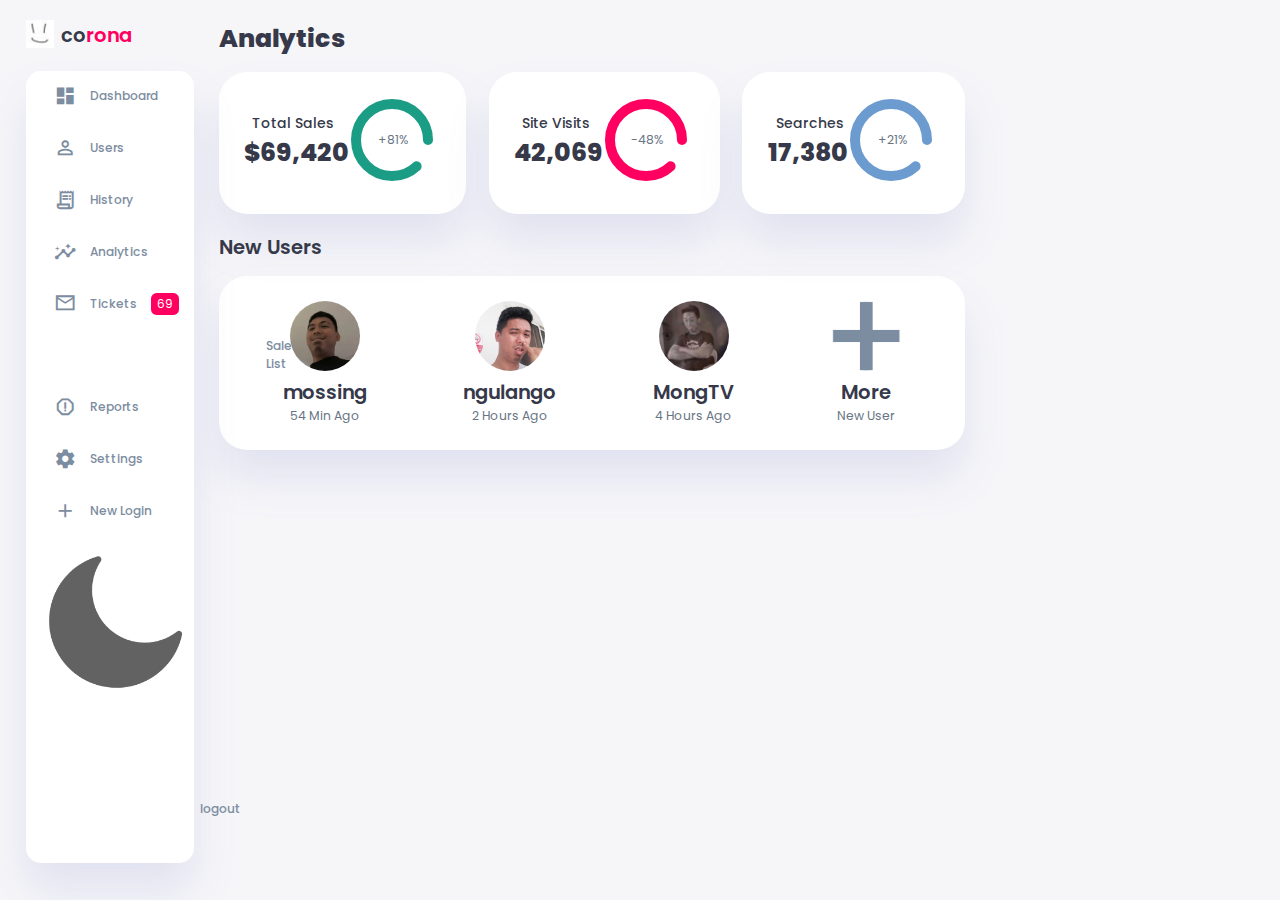
<file: Practice Templates/dashboard template/index.html>
<!DOCTYPE html>
<html lang="en">
<head>
    <meta charset="UTF-8">
    <meta name="viewport" content="width=device-width, initial-scale=1.0">
    <link href="https://fonts.googleapis.com/icon?family=Material+Icons+Sharp" rel="stylesheet">
    <link rel="stylesheet" href="style.css">
    <title>Tite</title>
    <link rel="icon" type="image/x-icon" href="favicon.ico">
</head>
<body>
    
    <div class="container">
        <!-- Sidebar Section -->
        <aside>
            <div class="toggle">
                <div class="logo">
                    <img src="images/logo.jpg">
                    <h2>co<span class="danger">rona</span></h2>
                </div>
                <div class="close" id="close-btn">
                    <span class="material-icons-sharp">
                        close
                    </span>
                </div>
            </div>

            <div class="sidebar">
                <a href="#">
                    <span class="material-icons-sharp">
                        dashboard
                    </span>
                    <h3>Dashboard</h3>
                </a>
                
                <a href="#">
                    <span class="material-icons-sharp">
                        person_outline
                    </span>
                    <h3>Users</h3>
                </a>
                
                <a href="#">
                    <span class="material-icons-sharp">
                        receipt_long
                    </span>
                    <h3>History</h3>
                </a>
                
                <a href="#" class="active">
                    <span class="material-icons-sharp">
                        insights
                    </span>
                    <h3>Analytics</h3>
                </a>
                
                <a href="#">
                    <span class="material-icons-sharp">
                        mail_outline
                    </span>
                    <h3>Tickets</h3>
                    <span class="message-count">69</span>
                </a>

                <a href="#">
                    <span class="material-icons-sharp">
                        inventory
                    </span>
                    <h3>Sale List</h3>
                </a>

                <a href="#">
                    <span class="material-icons-sharp">
                        report_gmailerrorred
                    </span>
                    <h3>Reports</h3>
                </a>
                <a href="#">
                    <span class="material-icons-sharp">
                        settings
                    </span>
                    <h3>Settings</h3>
                </a>

                <a href="#">
                    <span class="material-icons-sharp">
                        add
                    </span>
                    <h3>New Login</h3>
                </a>

                <img src="images/moon.png" id="dark-icon">
                
                <a href="#">
                    <span class="material-icons-sharp">
                        logout
                    </span>
                    <h3>logout</h3>
                </a>

            </div>

        </aside>
        <!--    End of Sidebar  -->


        <!--    Main Content    -->
        <main>
             
                <h1>Analytics</h1>
            <!-- Analyses -->
            <div class="analyse">
                <div class="sales">
                    <div class="status">
                        <div class="info">
                            <h3>Total Sales</h3>
                            <h1>$69,420</h1>
                        </div>
                        <div class="progresss">
                            <svg>
                                <circle cx="38" cy="38" r="36"></circle> 
                            </svg>
                            <div class="percentage">
                                <p>+81%</p>
                            </div>
                        </div>
                    </div>
                </div>
                <div class="visits">
                    <div class="status">
                        <div class="info">
                            <h3>Site Visits</h3>
                            <h1>42,069</h1>
                        </div>
                        <div class="progresss">
                            <svg>
                                <circle cx="38" cy="38" r="36"></circle> 
                            </svg>
                            <div class="percentage">
                                <p>-48%</p>
                            </div>
                        </div>
                    </div>
                </div>
                <div class="searches">
                    <div class="status">
                        <div class="info">
                            <h3>Searches</h3>
                            <h1>17,380</h1>
                        </div>
                        <div class="progresss">
                            <svg>
                                <circle cx="38" cy="38" r="36"></circle> 
                            </svg>
                            <div class="percentage">
                                <p>+21%</p>
                            </div>
                        </div>
                    </div>
                </div>
            </div>

            <!--    End of Analyses -->

            <!--    New Users Section   -->

            <div class="new-users">
                <h2>New Users</h2>
                <div class="user-list">
                    <div class="user">
                        <img src="images/profile-2.jpg">
                        <h2>mossing</h2>
                        <p>54 Min Ago</p>
                    </div>
                    <div class="user">
                        <img src="images/profile-3.jpg">
                        <h2>ngulango</h2>
                        <p>2 Hours Ago</p>
                    </div>
                    <div class="user">
                        <img src="images/profile-4.jpg">
                        <h2>MongTV</h2>
                        <p>4 Hours Ago</p>
                    </div>
                    <div class="user">
                        <img src="images/plus.png">
                        <h2>More</h2>
                        <p>New User</p>
                    </div>
                </div>
            </div>
            <!--    End of New Users Section    -->

<!--    Recent Orders Table
            <div class="recent-orders">
                <h2>Recent Orders</h2>
                <table>
                    <thead>
                        <tr>
                            <th>Course Name</th>
                            <th>Course Number</th>
                            <th>Payment</th>
                            <th>Status</th>
                            <th></th>
                        </tr>
                    </thead>
                    <tbody></tbody>
                </table>
                <a href="#">Show All</a>
            </div>
                                        End or Recent Orders    -->
            
        </main>

    </div>
    

    <script src="orders.js"></script>
    <script src="index.js"></script>
</body>
</html>
</file>
<file: Practice Templates/dashboard template/style.css>
/* BOLD TYPE // @import url('https://fonts.googleapis.com/css2?family=Poppins:ital,wght@1,800&display=swap');

@import url('https://fonts.googleapis.com/css2?family=Poppins:ital,wght@1,600;1,800&display=swap'); */

@import url('https://fonts.googleapis.com/css2?family=Poppins:wght@700&display=swap');


:root{
    --color-primary: #6C9BCF;
    --color-danger: #FF0060;
    --color-success: #1B9C85;
    --color-warning: #F7D060;
    --color-white: #fff;
    --color-info-dark: #7d8da1;
    --color-dark: #363949;
    --color-light: rgba(132, 139, 200, 0.18);
    --color-dark-variant: #677483;
    --color-background: #f6f6f9;

    --card-border-radius: 2rem;
    --border-radius-1: 0.4rem;
    --border-radius-2: 1.2rem;

    --card-padding: 1.8rem;
    --padding-1: 1.2rem;

    --box-shadow: 0 2rem 3rem var(--color-light);
}

.dark-mode-variables{
    --color-background: #181a1e;
    --color-white: #202528;
    --color-dark: #edeffd;
    --color-dark-variant: #a3bdcc;
    --color-light: rgba(0, 0, 0, 0.4);
    --box-shadow: 0 2rem 3rem var(--color-light);
}

*{
    margin: 0;
    padding: 0;
    outline: 0;
    appearance: 0;
    border: 0;
    text-decoration: none;
    box-sizing: border-box;
}

html{
    font-size: 14px;
}

body{
    width: 100vw;
    height: 100vh;
    font-family: 'Poppins', sans-serif;
    font-size: 0.88rem;
    user-select: none;
    overflow-x: hidden;
    color: var(--color-dark);
    background-color: var(--color-background);

}

a{
    color: var(--color-dark);
}

img{
    display: block;
    width: 100%;
    object-fit: cover;
}

h1{
    font-weight: 800;
    font-size: 1.8rem;
}

h2{
    font-weight: 600;
    font-size: 1.4rem;
}

h3{
    font-weight: 500;
    font-size: 0.87rem;
}

small{
    font-size: 0.76rem;
}

p{
    color: var(--color-dark-variant);
}

b{
    color: var(--color-dark);
}

.text-muted{
    color: var(--color-info-dark);
}

.primary{
    color: var(--color-primary);
}

.danger{
    color: var(--color-danger);
}

.success{
    color: var(--color-success);
}

.warning{
    color: var(--color-warning);
}

.container{
    display: grid;
    width: 96%;
    margin: 0 auto;
    gap: 1.8rem;
    grid-template-columns: 12rem auto 23rem;
}

aside{
    height: 100vh;
}

aside .toggle{
    display: flex;
    align-items: center;
    justify-content: space-between;
    margin-top: 1.4rem;
}

aside .toggle .logo{
    display: flex;
    gap: 0.5rem;
}

aside .toggle .logo img{
    width: 2rem;
    height: 2rem;
}

aside .toggle .close{
    padding-right: 1rem;
    display: none;
}

aside .sidebar{
    display: flex;
    flex-direction: column;
    background-color: var(--color-white);
    box-shadow: var(--box-shadow);
    border-radius: 15px;
    height: 88vh;
    position: relative;
    top: 1.5rem;
    cursor: pointer;
    transition: all 0.3s ease;
}

aside .sidebar:hover{
    box-shadow: none;
}

aside .sidebar a{
    display: flex;
    align-items: center;
    color: var(--color-info-dark);
    height: 3.7rem;
    gap: 1rem;
    position: relative;
    margin-left: 2rem;
    transition: all 0.3s ease;
}

aside .sidebar a span{
    font-size: 1.6rem;
    transition: all 0.3s ease;
}

aside .sidebar a:last-child{
    position: absolute;
    bottom: 2rem;
    width: 100%;
}

/*
aside .sidebar a.active{
    width: 100%;
    color: var(--color-primary);
    background-color: var(--color-light);
    margin-left: 0;
}


aside .sidebar a.active::before{
    content: '';
    width: 6px;
    height: 18px;
    background-color: var(--color-primary);
}


aside .sidebar a.active span{
    color: var(--color-primary);
    margin-left: calc(1rem - 3px);
}
*/
aside .sidebar a:hover{
    color: var(--color-primary);
}

aside .sidebar a:hover span{
    margin-left: 0.6rem;
}

  aside .sidebar .message-count{
    background-color: var(--color-danger);
    padding: 2px 6px;
    color: var(--color-white);
    font-size: 12px;
    border-radius: var(--border-radius-1);
}


main{
    margin-top: 1.4rem;
}
main .analyse{
    display: grid;
    grid-template-columns: repeat(3, 1fr);
    gap: 1.6rem;
}

main .analyse > div{
    background-color: var(--color-white);
    padding: var(--card-padding);
    border-radius: var(--card-border-radius);
    margin-top: 1rem;
    box-shadow: var(--box-shadow);
    cursor: pointer;
    transition: all 0.3s ease;
}
main .analyse > div:hover{
    box-shadow: none;
}

main .analyse > div .status{
    display: flex;
    align-items: center;
    justify-content: space-between;
}

main .analyse h3{
    margin-left: 0.6rem;
    font-size: 1rem;
}

main .analyse .progresss{
    position: relative;
    width: 92px;
    height: 92px;
    border-radius: 50%;
}

main .analyse svg{
    width: 7rem;
    height: 7rem;
}

main .analyse svg circle{
    fill: none;
    stroke-width: 10;
    stroke-linecap: round;
    transform: translate(5px,5px);
}

main .analyse .sales svg circle{
    stroke: var(--color-success);
    stroke-dashoffset: -30%;
    stroke-dasharray: 200;
}

main .analyse .visits svg circle{
    stroke: var(--color-danger);
    stroke-dashoffset: -30%;
    stroke-dasharray: 200;
}

main .analyse .searches svg circle{
    stroke: var(--color-primary);
    stroke-dashoffset: -30%;
    stroke-dasharray: 200;
}

main .analyse .progresss .percentage{
    position: absolute;
    top: -3px;
    left: -1px;
    display: flex;
    align-items: center;
    justify-content: center;
    height: 100%;
    width: 100%;
}

main .new-users{
    margin-top: 1.3rem;
}

main .new-users .user-list{
    background-color: var(--color-white);
    padding: var(--card-padding);
    border-radius: var(--card-border-radius);
    margin-top: 1rem;
    box-shadow: var(--box-shadow);
    display: flex;
    justify-content: space-around;
    flex-wrap: wrap;
    gap: 1.4rem;
    cursor: pointer;
    transition: all 0.3 ease;
}

main .new-users .user-list:hover{
    box-shadow: none;
}

main .new-users .user-list .user{
    display: flex;
    flex-direction: column;
    align-items: center;
    justify-content: center;
}

main .new-users .user-list .user img{
    width: 5rem;
    height: 5rem;
    margin-bottom: 0.4rem;
    border-radius: 50%;
    
}

main .new-users .user-list .user img:hover {
    transition: transform .2s;
    transform: scale(1.2);
    box-shadow: var(--box-shadow);
}
</file>
